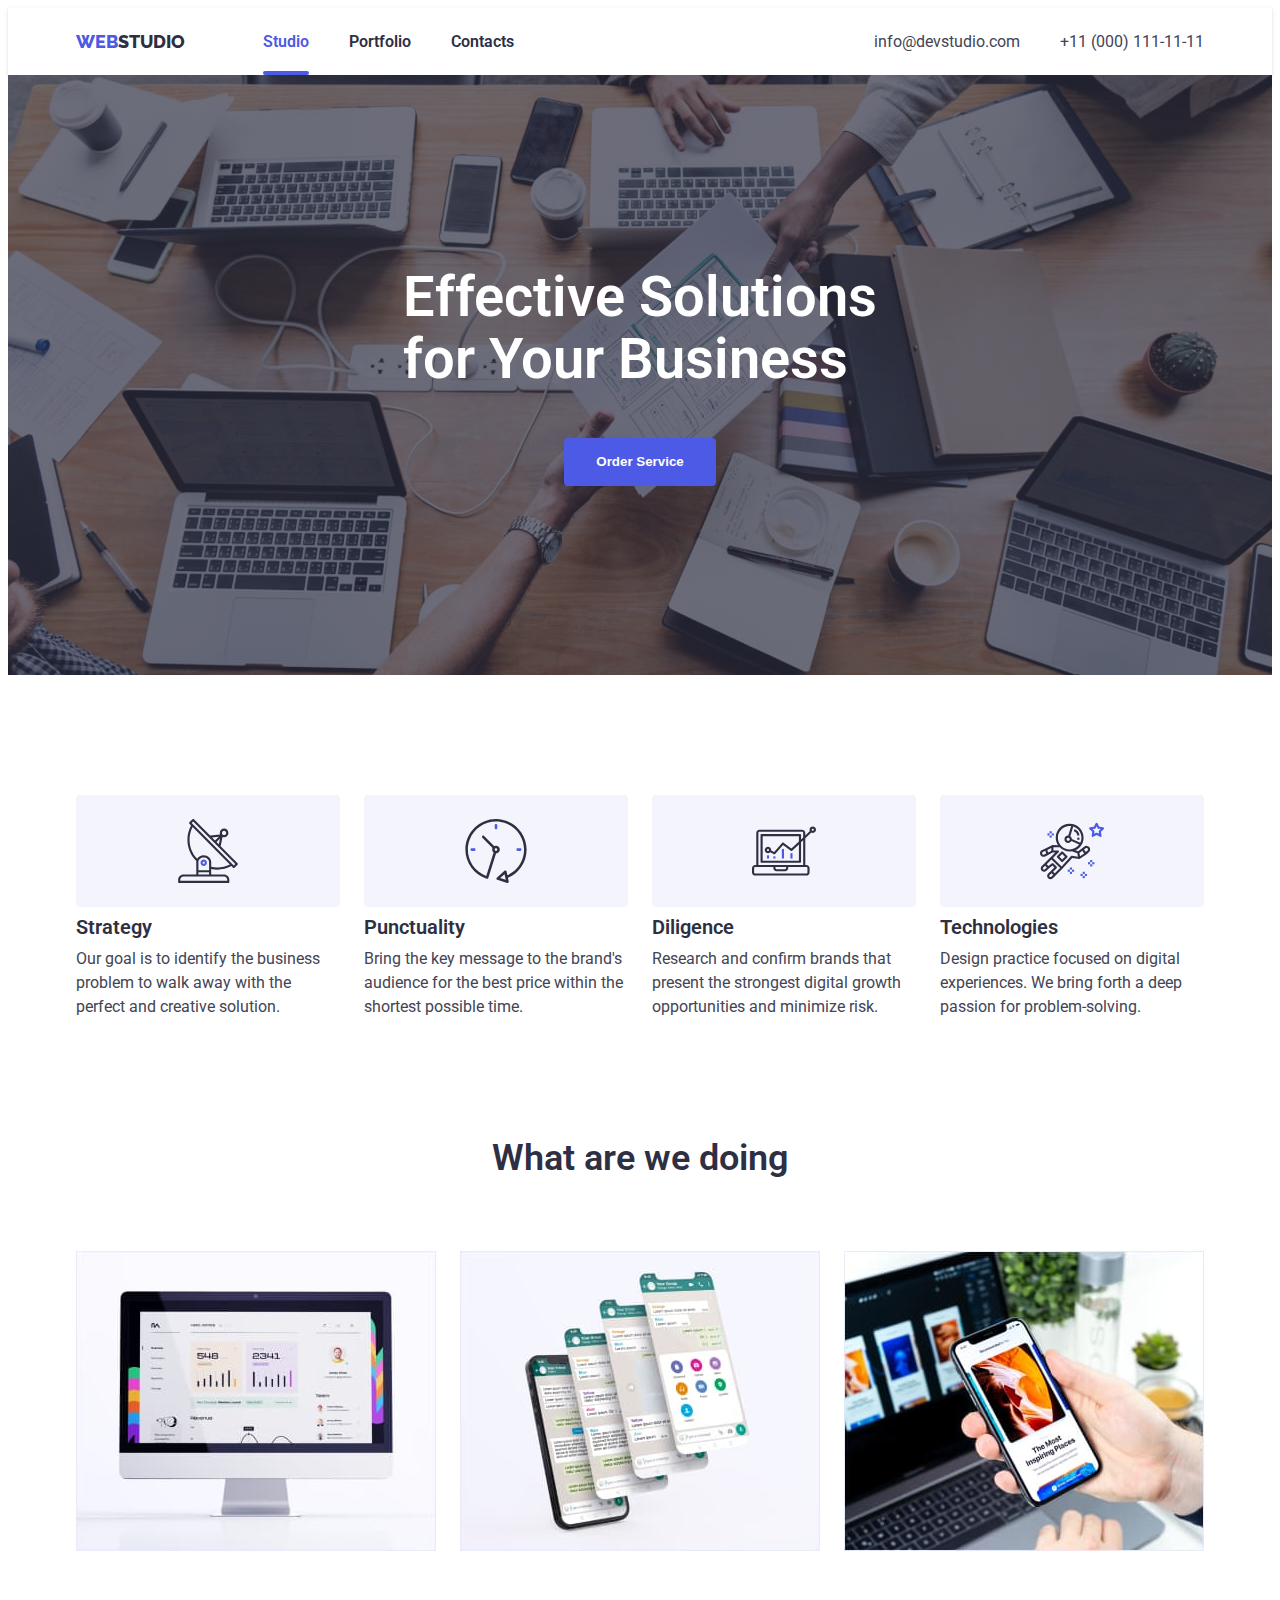
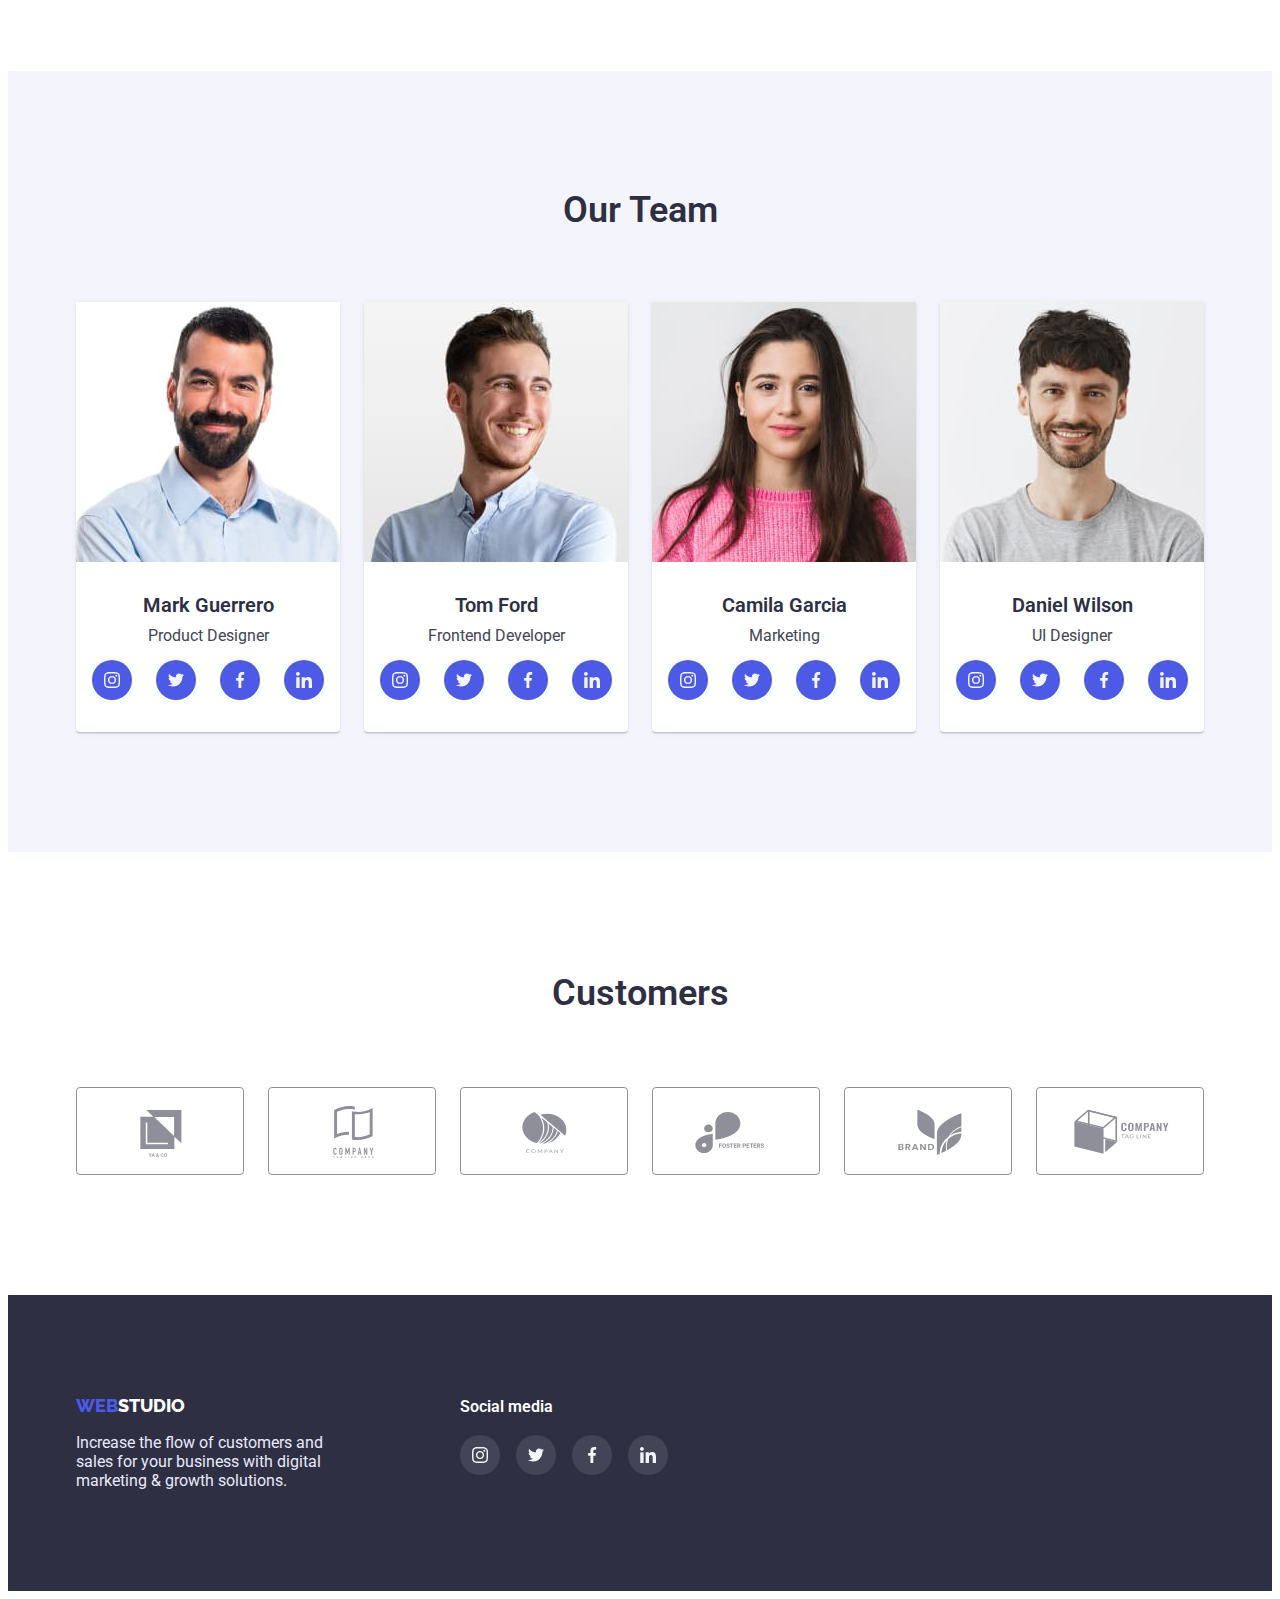
<file: index.html>
<!DOCTYPE html>
<html lang="en">
  <head>
    <meta charset="UTF-8" />
    <meta http-equiv="X-UA-Compatible" content="IE=edge" />
    <meta name="viewport" content="width=device-width, initial-scale=1.0" />
    <title>Studio</title>
    <link
      href="https://fonts.googleapis.com/css2?family=Raleway:wght@800&family=Roboto:wght@400;500;700;900&display=swap"
      rel="stylesheet"
    />
    <link
      rel="stylesheet"
      href="https://cdnjs.cloudflare.com/ajax/libs/modern-normalize/1.1.0/modern-normalize.min.css"
      integrity="sha512-wpPYUAdjBVSE4KJnH1VR1HeZfpl1ub8YT/NKx4PuQ5NmX2tKuGu6U/JRp5y+Y8XG2tV+wKQpNHVUX03MfMFn9Q=="
      crossorigin="anonymous"
      referrerpolicy="no-referrer"
    />
    <link rel="stylesheet" href="./css/styles.css" />
    <!-- <link rel="modal-js" href="./js/modal.js" /> -->
  </head>
  <body class="primary-style">
    <header class="header-style header-shadow">
      <div class="container">
        <nav class="navigation-style">
          <a href="./index.html">
            <span class="logo-web">Web</span><span class="logo-studio">Studio</span></a
          >
          <ul class="nav-transition list">
            <li class="item">
              <a class="transition link-line underline" href="./index.html">Studio</a>
            </li>
            <li class="item">
              <a class="transition link-line" href="./portfolio.html">Portfolio</a>
            </li>
            <li class="item">
              <a class="transition link-line" href="#">Contacts</a>
            </li>
          </ul>
        </nav>
        <ul class="contacts-style-item">
          <li class="list item">
            <a class="contacts" href="mailto:info@devstudio.com">info@devstudio.com</a>
          </li>
          <li class="list item">
            <a class="contacts" href="tel:+11(000)111-11-11">+11 (000) 111-11-11</a>
          </li>
        </ul>
      </div>
    </header>
    <main>
      <section class="hero">
        <div class="container">
          <h1 class="hero-text">Effective Solutions for Your Business</h1>
          <button class="hero-order" type="button" data-modal-open>Order Service</button>
          <div class="backdrop is-hidden" data-modal>
            <div class="modal">
              <p></p>
              <button class="button-hero-close" data-modal-close>
                <svg class="hero-close-link">
                  <use class="hero-close-svg " href="./img/webstudio-svg.svg#button-close"></use>
                </svg>
              </button>
            </div>
          </div>
        </div>
      </section>
      <section class="advantages-style">
        <div class="container">
          <h2 class="visually-hidden">Our advantages:</h2>
          <ul class="list advantages-item">
            <li class="item">
              <div class="advantages-icon">
                <svg class="advantages-icon-svg">
                  <use href="./img/webstudio-svg.svg#antenna"></use>
                </svg>
              </div>
              <h3 class="advantages-headline">Strategy</h3>
              <p class="advantages-text">
                Our goal is to identify the business problem to walk away with the perfect and
                creative solution.
              </p>
            </li>
            <li class="item">
              <div class="advantages-icon">
                <svg class="advantages-icon-svg">
                  <use href="./img/webstudio-svg.svg#clock"></use>
                </svg>
              </div>
              <h3 class="advantages-headline">Punctuality</h3>
              <p class="advantages-text">
                Bring the key message to the brand's audience for the best price within the shortest
                possible time.
              </p>
            </li>
            <li class="item">
              <div class="advantages-icon">
                <svg class="advantages-icon-svg">
                  <use href="./img/webstudio-svg.svg#diagram"></use>
                </svg>
              </div>
              <h3 class="advantages-headline">Diligence</h3>
              <p class="advantages-text">
                Research and confirm brands that present the strongest digital growth opportunities
                and minimize risk.
              </p>
            </li>
            <li class="item">
              <div class="advantages-icon">
                <svg class="advantages-icon-svg">
                  <use href="./img/webstudio-svg.svg#astronaut"></use>
                </svg>
              </div>
              <h3 class="advantages-headline">Technologies</h3>
              <p class="advantages-text">
                Design practice focused on digital experiences. We bring forth a deep passion for
                problem-solving.
              </p>
            </li>
          </ul>
        </div>
      </section>
      <section class="profile">
        <div class="container">
          <h2 class="job-profile">What are we doing</h2>
          <ul class="list job-profile-img">
            <li class="item">
              <img
                src="./img/mac.jpg"
                alt="view of the application on the computer"
                width="360"
                height="300"
              />
            </li>
            <li class="item">
              <img
                src="./img/phone.jpg"
                alt="view of the application on a smartphone"
                width="360"
                height="300"
              />
            </li>
            <li>
              <img
                src="./img/laptop-and-phone.jpg"
                alt="displaying the application on the phone and laptop"
                width="360"
                height="300"
              />
            </li>
          </ul>
        </div>
      </section>
      <section class="section-teem-workers">
        <div class="container">
          <h2 class="teem-workers">Our Team</h2>
          <ul class="list teem-workers-flex">
            <li class="workers-bg-color">
              <img
                src="./img/mark-guerrero-photo.jpg"
                alt="photo Mark Guerrero, Product Designer"
                width="264"
                height="260"
              />
              <div class="workers-data">
                <h3 class="workers">Mark Guerrero</h3>
                <p class="position-workers">Product Designer</p>
                <ul class="list social-network-list">
                  <li>
                    <a class="social-network" href="https://www.instagram.com">
                      <svg class="workers-data-icon">
                        <use href="./img/webstudio-svg.svg#instagram"></use>
                      </svg>
                    </a>
                  </li>
                  <li>
                    <a class="social-network" href="https://www.twitter.com/">
                      <svg class="workers-data-icon">
                        <use href="./img/webstudio-svg.svg#twitter"></use>
                      </svg>
                    </a>
                  </li>
                  <li>
                    <a class="social-network" href="https://www.facebook.com">
                      <svg class="workers-data-icon">
                        <use href="./img/webstudio-svg.svg#facebook"></use>
                      </svg>
                    </a>
                  </li>
                  <li>
                    <a class="social-network" href="https://www.linkedin.com">
                      <svg class="workers-data-icon">
                        <use href="./img/webstudio-svg.svg#linkedin"></use>
                      </svg>
                    </a>
                  </li>
                </ul>
              </div>
            </li>
            <li class="workers-bg-color">
              <img
                src="./img/tom-ford-photo.jpg"
                alt="photo Tom Ford, Frontend Developer"
                width="264"
                height="260"
              />
              <div class="workers-data">
                <h3 class="workers">Tom Ford</h3>
                <p class="position-workers">Frontend Developer</p>
                <ul class="list social-network-list">
                  <li>
                    <a class="social-network" href="https://www.instagram.com">
                      <svg class="workers-data-icon">
                        <use href="./img/webstudio-svg.svg#instagram"></use>
                      </svg>
                    </a>
                  </li>
                  <li>
                    <a class="social-network" href="https://www.twitter.com/">
                      <svg class="workers-data-icon">
                        <use href="./img/webstudio-svg.svg#twitter"></use>
                      </svg>
                    </a>
                  </li>
                  <li>
                    <a class="social-network" href="https://www.facebook.com">
                      <svg class="workers-data-icon">
                        <use href="./img/webstudio-svg.svg#facebook"></use>
                      </svg>
                    </a>
                  </li>
                  <li>
                    <a class="social-network" href="https://www.linkedin.com">
                      <svg class="workers-data-icon">
                        <use href="./img/webstudio-svg.svg#linkedin"></use>
                      </svg>
                    </a>
                  </li>
                </ul>
              </div>
            </li>
            <li class="workers-bg-color">
              <img
                src="./img/camila-garcia-photo.jpg"
                alt="photo Camila Garcia, Marketing"
                width="264"
                height="260"
              />
              <div class="workers-data">
                <h3 class="workers">Camila Garcia</h3>
                <p class="position-workers">Marketing</p>
                <ul class="list social-network-list">
                  <li>
                    <a class="social-network" href="https://www.instagram.com">
                      <svg class="workers-data-icon">
                        <use href="./img/webstudio-svg.svg#instagram"></use>
                      </svg>
                    </a>
                  </li>
                  <li>
                    <a class="social-network" href="https://www.twitter.com/">
                      <svg class="workers-data-icon">
                        <use href="./img/webstudio-svg.svg#twitter"></use>
                      </svg>
                    </a>
                  </li>
                  <li>
                    <a class="social-network" href="https://www.facebook.com">
                      <svg class="workers-data-icon">
                        <use href="./img/webstudio-svg.svg#facebook"></use>
                      </svg>
                    </a>
                  </li>
                  <li>
                    <a class="social-network" href="https://www.linkedin.com">
                      <svg class="workers-data-icon">
                        <use href="./img/webstudio-svg.svg#linkedin"></use>
                      </svg>
                    </a>
                  </li>
                </ul>
              </div>
            </li>
            <li class="workers-bg-color">
              <img
                src="./img/daniel-wilson-photo.jpg"
                alt="photo Daniel Wilson, UI Designer"
                width="264"
                height="260"
              />
              <div class="workers-data">
                <h3 class="workers">Daniel Wilson</h3>
                <p class="position-workers">UI Designer</p>
                <ul class="list social-network-list">
                  <li>
                    <a class="social-network" href="https://www.instagram.com">
                      <svg class="workers-data-icon">
                        <use href="./img/webstudio-svg.svg#instagram"></use>
                      </svg>
                    </a>
                  </li>
                  <li>
                    <a class="social-network" href="https://www.twitter.com/">
                      <svg class="workers-data-icon">
                        <use href="./img/webstudio-svg.svg#twitter"></use>
                      </svg>
                    </a>
                  </li>
                  <li>
                    <a class="social-network" href="https://www.facebook.com">
                      <svg class="workers-data-icon">
                        <use href="./img/webstudio-svg.svg#facebook"></use>
                      </svg>
                    </a>
                  </li>
                  <li>
                    <a class="social-network" href="https://www.linkedin.com">
                      <svg class="workers-data-icon">
                        <use href="./img/webstudio-svg.svg#linkedin"></use>
                      </svg>
                    </a>
                  </li>
                </ul>
              </div>
            </li>
          </ul>
        </div>
      </section>
      <section class="section-customers">
        <div class="container">
          <h3 class="customers">Customers</h3>
          <ul class="list customers-list">
            <li>
              <a class="customers-list-icon-link" href="#">
                <svg class="customers-list-icon-svg">
                  <use href="./img/webstudio-svg.svg#ya-co"></use>
                </svg>
              </a>
            </li>
            <li>
              <a class="customers-list-icon-link" href="#">
                <svg class="customers-list-icon-svg">
                  <use href="./img/webstudio-svg.svg#tag-line-here"></use>
                </svg>
              </a>
            </li>
            <li>
              <a class="customers-list-icon-link" href="#">
                <svg class="customers-list-icon-svg">
                  <use href="./img/webstudio-svg.svg#company"></use>
                </svg>
              </a>
            </li>
            <li>
              <a class="customers-list-icon-link" href="#">
                <svg class="customers-list-icon-svg">
                  <use href="./img/webstudio-svg.svg#foster-peters"></use>
                </svg>
              </a>
            </li>
            <li>
              <a class="customers-list-icon-link" href="#">
                <svg class="customers-list-icon-svg">
                  <use href="./img/webstudio-svg.svg#brand"></use>
                </svg>
              </a>
            </li>
            <li>
              <a class="customers-list-icon-link" href="#">
                <svg class="customers-list-icon-svg">
                  <use href="./img/webstudio-svg.svg#tag-line"></use>
                </svg>
              </a>
            </li>
          </ul>
        </div>
      </section>
    </main>
    <footer class="end-page">
      <div class="container">
        <div class="footer-logo-text">
          <a href="./index.html">
            <span class="logo-web">Web</span><span class="logo-studio-end-page">Studio</span></a
          >
          <p class="end-page-text">
            Increase the flow of customers and sales for your business with digital marketing &
            growth solutions.
          </p>
        </div>
        <div class="social-media">
          <h3 class="social-media-text">Social media</h3>
          <ul class="list social-media-list">
            <li>
              <a class="social-media-footer" href="https://www.instagram.com">
                <svg class="social-media-icon">
                  <use href="./img/webstudio-svg.svg#instagram"></use>
                </svg>
              </a>
            </li>
            <li>
              <a class="social-media-footer" href="https://www.twitter.com/">
                <svg class="social-media-icon">
                  <use href="./img/webstudio-svg.svg#twitter"></use>
                </svg>
              </a>
            </li>
            <li>
              <a class="social-media-footer" href="https://www.facebook.com">
                <svg class="social-media-icon">
                  <use href="./img/webstudio-svg.svg#facebook"></use>
                </svg>
              </a>
            </li>
            <li>
              <a class="social-media-footer" href="https://www.linkedin.com">
                <svg class="social-media-icon">
                  <use href="./img/webstudio-svg.svg#linkedin"></use>
                </svg>
              </a>
            </li>
          </ul>
        </div>
      </div>
    </footer>
    <script src="./js/modal.js"></script>
  </body>
</html>
</file>
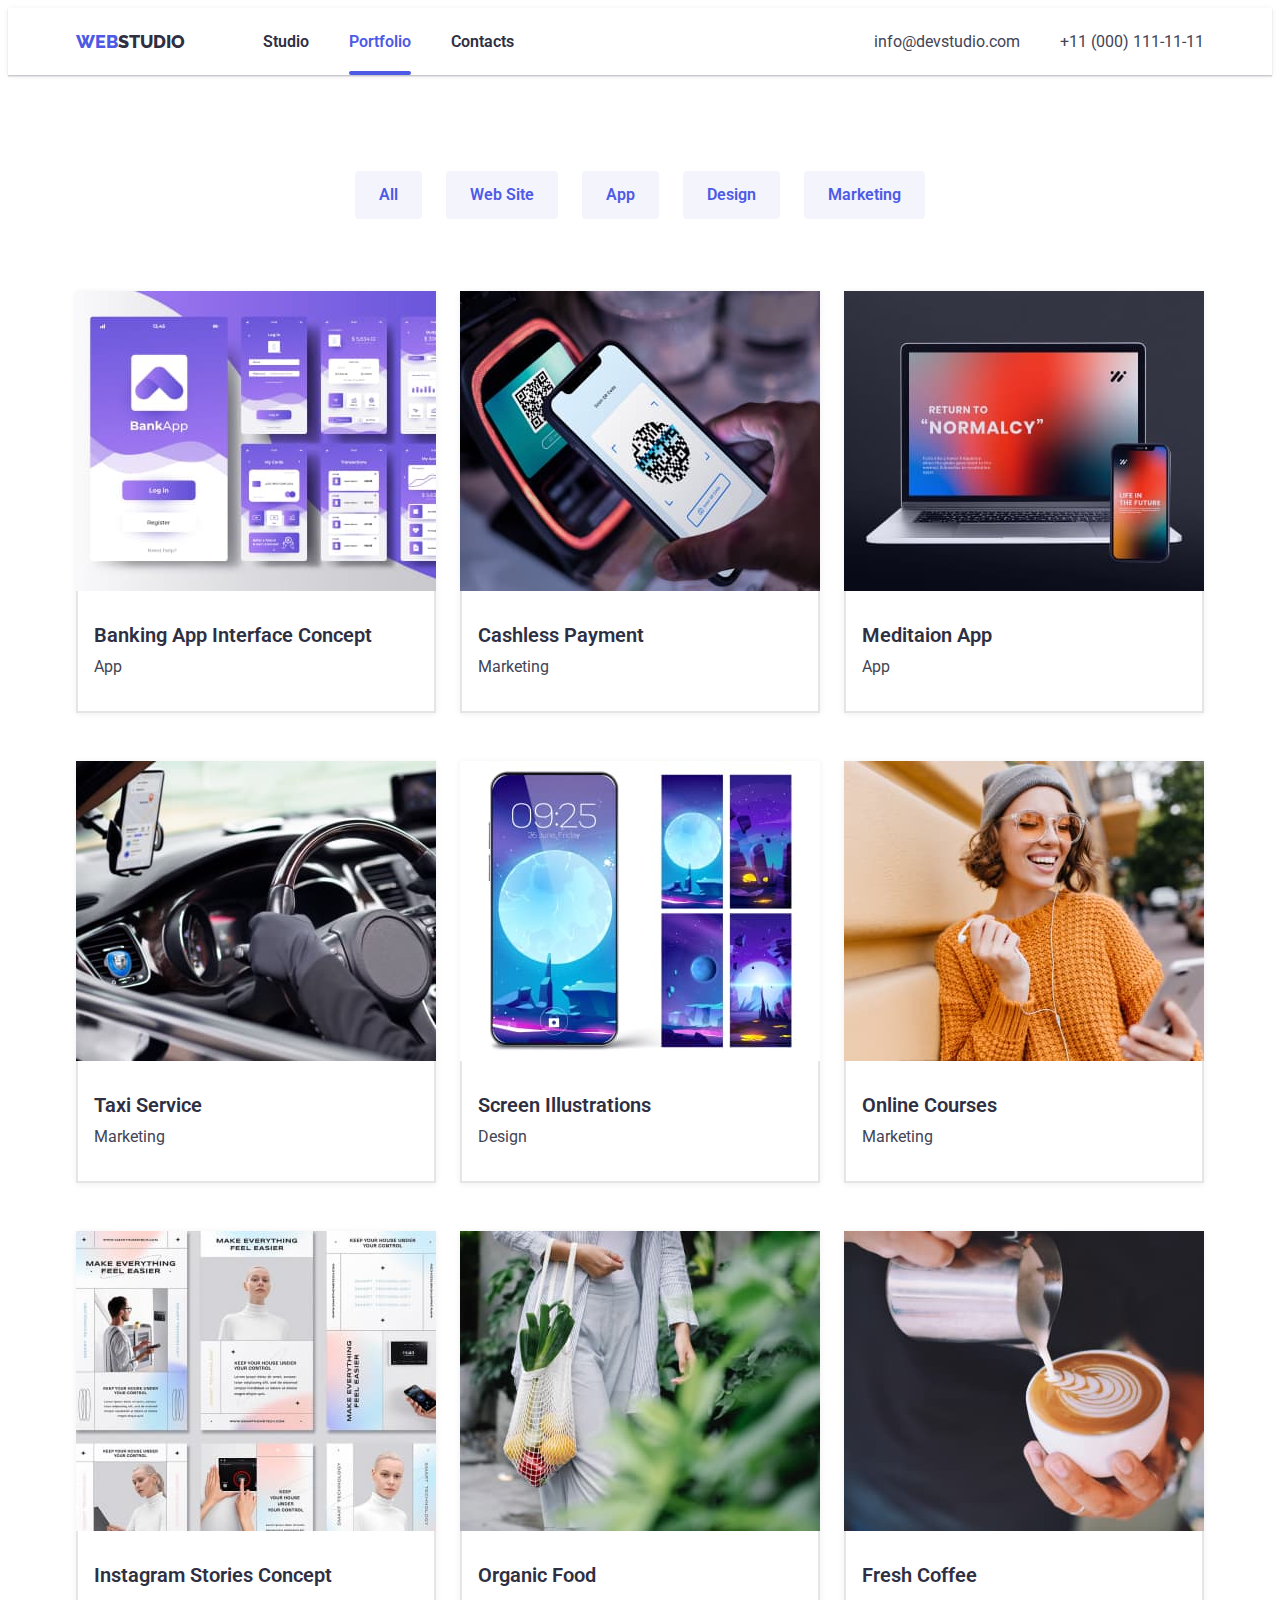
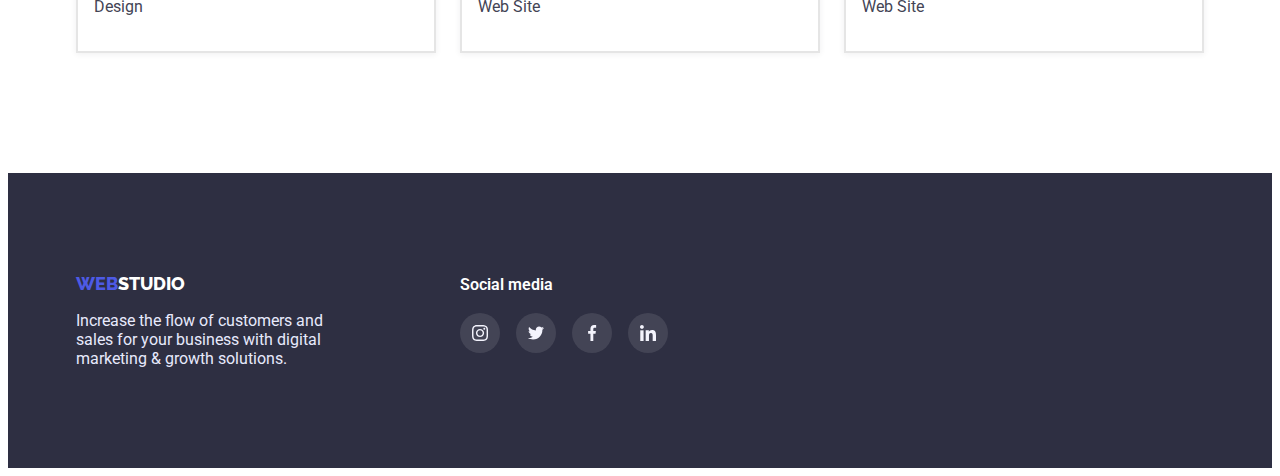
<file: portfolio.html>
<!DOCTYPE html>
<html lang="en">
  <head>
    <meta charset="UTF-8" />
    <meta http-equiv="X-UA-Compatible" content="IE=edge" />
    <meta name="viewport" content="width=device-width, initial-scale=1.0" />
    <title>Portfolio</title>
    <link
      href="https://fonts.googleapis.com/css2?family=Raleway:wght@800&family=Roboto:wght@400;500;700;900&display=swap"
      rel="stylesheet"
    />
    <link
      rel="stylesheet"
      href="https://cdnjs.cloudflare.com/ajax/libs/modern-normalize/1.1.0/modern-normalize.min.css"
      integrity="sha512-wpPYUAdjBVSE4KJnH1VR1HeZfpl1ub8YT/NKx4PuQ5NmX2tKuGu6U/JRp5y+Y8XG2tV+wKQpNHVUX03MfMFn9Q=="
      crossorigin="anonymous"
      referrerpolicy="no-referrer"
    />
    <link rel="stylesheet" href="./css/styles.css" />
  </head>
  <body class="primary-style">
    <header class="header-shadow header-style">
      <div class="container">
        <nav class="navigation-style">
          <a href="./index.html">
            <span class="logo-web">Web</span><span class="logo-studio">Studio</span></a
          >
          <ul class="nav-transition list">
            <li class="item">
              <a class="transition link-line" href="./index.html">Studio</a>
            </li>
            <li class="item">
              <a class="transition link-line underline" href="./portfolio.html">Portfolio</a>
            </li>
            <li class="item">
              <a class="transition link-line" href="#">Contacts</a>
            </li>
          </ul>
        </nav>
        <ul class="contacts-style-item">
          <li class="list item">
            <a class="contacts" href="mailto:info@devstudio.com">info@devstudio.com</a>
          </li>
          <li class="list item">
            <a class="contacts" href="tel:+11(000)111-11-11">+11 (000) 111-11-11</a>
          </li>
        </ul>
      </div>
      <div class="header-shadow"></div>
    </header>
    <main>
      <section class="portfolio-style">
        <div class="container">
          <h1 class="visually-hidden">Our portfolio</h1>
          <ul class="list button-flex">
            <li>
              <button class="filter" type="button">All</button>
            </li>
            <li>
              <button class="filter" type="button">Web Site</button>
            </li>
            <li>
              <button class="filter" type="button">App</button>
            </li>
            <li>
              <button class="filter" type="button">Design</button>
            </li>
            <li>
              <button class="filter" type="button">Marketing</button>
            </li>
          </ul>
          <ul class="list portfolio-flex">
            <li class="card">
              <a class="card" href="https://www.twitter.com/">
                <div class="card-layer-box">
                  <img
                    src="./img/banking-app-interface-concept.jpg"
                    alt="Banking application interface concept"
                    width="360"
                    height="300"
                  />
                  <p class="card-layer-text">
                    14 Stylish and User-Friendly App Design Concepts · Task Manager App · Calorie
                    Tracker App · Exotic Fruit Ecommerce App · Cloud Storage App
                  </p>
                </div>
                <div class="card-text">
                  <h2 class="portfolio-name">Banking App Interface Concept</h2>
                  <p class="portfolio-comment">App</p>
                </div>
              </a>
            </li>
            <li class="card">
              <a class="card" href="https://www.twitter.com/">
                <div class="card-layer-box">
                  <img
                    src="./img/cashless-payment.jpg"
                    alt="the mobile phone scans the QR code from another gadget"
                    width="360"
                    height="300"
                  />
                  <p class="card-layer-text">
                    14 Stylish and User-Friendly App Design Concepts · Task Manager App · Calorie
                    Tracker App · Exotic Fruit Ecommerce App · Cloud Storage App
                  </p>
                </div>
                <div class="card-text">
                  <h2 class="portfolio-name">Cashless Payment</h2>
                  <p class="portfolio-comment">Marketing</p>
                </div>
              </a>
            </li>
            <li class="card">
              <a class="card" href="https://www.twitter.com/">
                <div class="card-layer-box">
                  <img
                    src="./img/meditaion-app.jpg"
                    alt="illustration of laptop and mobile phone synchronization"
                    width="360"
                    height="300"
                  />
                  <p class="card-layer-text">
                    14 Stylish and User-Friendly App Design Concepts · Task Manager App · Calorie
                    Tracker App · Exotic Fruit Ecommerce App · Cloud Storage App
                  </p>
                </div>
                <div class="card-text">
                  <h2 class="portfolio-name">Meditaion App</h2>
                  <p class="portfolio-comment">App</p>
                </div>
              </a>
            </li>
            <li class="card">
              <a class="card" href="https://www.twitter.com/">
                <div class="card-layer-box">
                  <img
                    src="./img/taxi-service.jpg"
                    alt="mobile phone in the taxi car"
                    width="360"
                    height="300"
                  />
                  <p class="card-layer-text">
                    14 Stylish and User-Friendly App Design Concepts · Task Manager App · Calorie
                    Tracker App · Exotic Fruit Ecommerce App · Cloud Storage App
                  </p>
                </div>
                <div class="card-text">
                  <h2 class="portfolio-name">Taxi Service</h2>
                  <p class="portfolio-comment">Marketing</p>
                </div>
              </a>
            </li>
            <li class="card">
              <a class="card" href="https://www.twitter.com/">
                <div class="card-layer-box">
                  <img
                    src="./img/screen-illustrations.jpg"
                    alt="mobile wallpaper options"
                    width="360"
                    height="300"
                  />
                  <p class="card-layer-text">
                    14 Stylish and User-Friendly App Design Concepts · Task Manager App · Calorie
                    Tracker App · Exotic Fruit Ecommerce App · Cloud Storage App
                  </p>
                </div>
                <div class="card-text">
                  <h2 class="portfolio-name">Screen Illustrations</h2>
                  <p class="portfolio-comment">Design</p>
                </div>
              </a>
            </li>
            <li class="card">
              <a class="card" href="https://www.twitter.com/">
                <div class="card-layer-box">
                  <img
                    src="./img/online-courses.jpg"
                    alt="the girl listens to an online course on a mobile phone"
                    width="360"
                    height="300"
                  />
                  <p class="card-layer-text">
                    14 Stylish and User-Friendly App Design Concepts · Task Manager App · Calorie
                    Tracker App · Exotic Fruit Ecommerce App · Cloud Storage App
                  </p>
                </div>
                <div class="card-text">
                  <h2 class="portfolio-name">Online Courses</h2>
                  <p class="portfolio-comment">Marketing</p>
                </div>
              </a>
            </li>
            <li class="card">
              <a class="card" href="https://www.twitter.com/">
                <div class="card-layer-box">
                  <img
                    src="./img/instagram-stories-concept.jpg"
                    alt="options for displaying stories on Instagram"
                    width="360"
                    height="300"
                  />
                  <p class="card-layer-text">
                    14 Stylish and User-Friendly App Design Concepts · Task Manager App · Calorie
                    Tracker App · Exotic Fruit Ecommerce App · Cloud Storage App
                  </p>
                </div>
                <div class="card-text">
                  <h2 class="portfolio-name">Instagram Stories Concept</h2>
                  <p class="portfolio-comment">Design</p>
                </div>
              </a>
            </li>
            <li class="card">
              <a class="card" href="https://www.twitter.com/">
                <div class="card-layer-box">
                  <img
                    src="./img/organic-food.jpg"
                    alt="a woman carries vegetables"
                    width="360"
                    height="300"
                  />
                  <p class="card-layer-text">
                    14 Stylish and User-Friendly App Design Concepts · Task Manager App · Calorie
                    Tracker App · Exotic Fruit Ecommerce App · Cloud Storage App
                  </p>
                </div>
                <div class="card-text">
                  <h2 class="portfolio-name">Organic Food</h2>
                  <p class="portfolio-comment">Web Site</p>
                </div>
              </a>
            </li>
            <li class="card">
              <a class="card" href="https://www.twitter.com/">
                <div class="card-layer-box">
                  <img
                    src="./img/fresh-coffee.jpg"
                    alt="making fragrant coffee"
                    width="360"
                    height="300"
                  />
                  <p class="card-layer-text">
                    14 Stylish and User-Friendly App Design Concepts · Task Manager App · Calorie
                    Tracker App · Exotic Fruit Ecommerce App · Cloud Storage App
                  </p>
                </div>
                <div class="card-text">
                  <h2 class="portfolio-name">Fresh Coffee</h2>
                  <p class="portfolio-comment">Web Site</p>
                </div>
              </a>
            </li>
          </ul>
        </div>
      </section>
    </main>
    <footer class="end-page">
      <div class="container">
        <div class="footer-logo-text">
          <a href="./index.html">
            <span class="logo-web">Web</span><span class="logo-studio-end-page">Studio</span></a
          >
          <p class="end-page-text">
            Increase the flow of customers and sales for your business with digital marketing &
            growth solutions.
          </p>
        </div>
        <div class="social-media">
          <h3 class="social-media-text">Social media</h3>
          <ul class="list social-media-list">
            <li>
              <a class="social-media-footer" href="https://www.instagram.com">
                <svg class="social-media-icon">
                  <use href="./img/webstudio-svg.svg#instagram"></use>
                </svg>
              </a>
            </li>
            <li>
              <a class="social-media-footer" href="https://www.twitter.com/">
                <svg class="social-media-icon">
                  <use href="./img/webstudio-svg.svg#twitter"></use>
                </svg>
              </a>
            </li>
            <li>
              <a class="social-media-footer" href="https://www.facebook.com">
                <svg class="social-media-icon">
                  <use href="./img/webstudio-svg.svg#facebook"></use>
                </svg>
              </a>
            </li>
            <li>
              <a class="social-media-footer" href="https://www.linkedin.com">
                <svg class="social-media-icon">
                  <use href="./img/webstudio-svg.svg#linkedin"></use>
                </svg>
              </a>
            </li>
          </ul>
        </div>
      </div>
    </footer>
  </body>
</html>
</file>
<file: css/styles.css>
/* COLORS */
/* IRIS, Primary Brand (CTAs Focused Active states Links) #4D5AE5*/
/* Navy blue, Dark,(Overlays Shadows Headings) #2E2F42*/
/* GREEN, Success (Valid fields Success messages) #31D0AA */
/* SLATE, Text (Body text) #434455 */
/* LIGHT SLATE, Subtle Text (Helper text Deemphasized text) #8E8F99*/
/* cornflower, Accent (Accent color Hairlines Subtle backgrounds) #E7E9FC*/
/* CLOUD, Light (Light mode backgrounds Light mode Dialogs/alerts) F4F4FD */
/* body color #434455 */

*,
*::before,
*::after {
  box-sizing: border-box;
}

/* root colors  */
:root {
  --irish: #4d5ae5;
  --navyblue: #2e2f42;
  --success: #31d0aa;
  --slate: #434455;
  --lightsate: #8e8f99;
  --cornflower: #e7e9fc;
  --clode: #f4f4fd;
  --body: #434455;
  --body-bg-color: #ffffff;
  --button-hero-tc: #ffffff;
  --button-hero-active: #404bbf;
  --border-button-shadow: #e5e5e5;
  --social-footer-bg-color: rgba(255, 255, 255, 0.1);
  --button-close: #000000;
  --transition-time: 250ms;
  --cubic-bezier: cubic-bezier(0.4, 0, 0.2, 1);
}

/* toot font size */

/* fonts */
/* Primary-font "Roboto";, secondary-font - "Raleway" */
:root {
  --primary-font: 'Roboto';
  --secondary-font: 'Raleway';
}
a {
  text-decoration: none;
}

h1,
h2,
h3,
h4,
h5,
h6,
p {
  margin: 0;
}

img {
  display: block;
}

/* .body {
padding-top: 76px;
} */

/* .header-style {
  position: fixed;
  top: 0;
  left: 0;
  width: 100%;
  opacity: 0.5;
  background-color: var(--body-bg-color);
} */

.primary-style {
  font-family: 'Roboto', sans-serif;
  background-color: var(--body-bg-color);
  color: var(--body);
  color: var(--body);
  color: var(--body);
  font-weight: 400;
}

.list {
  margin: 0;
  padding: 0;
  list-style: none;
  text-decoration: none;
}

.container {
  margin-left: auto;
  margin-right: auto;
  padding-left: 15px;
  padding-right: 15px;
  width: 1158px;
}

.logo-web {
  text-transform: uppercase;
  font-family: 'Raleway', sans-serif;
  color: var(--irish);
  font-weight: 800;
  font-size: 18px;
  line-height: 1.2;
}

.logo-studio {
  text-transform: uppercase;
  color: var(--navyblue);
  font-family: 'Raleway', sans-serif;
  font-weight: 800;
  font-size: 18px;
  line-height: 1.2;
}

header .container {
  display: flex;
  align-items: center;
}

.navigation-style {
  display: flex;
  align-items: center;
  justify-content: left;
}

.header-shadow {
  box-shadow: 0px 2px 1px rgba(46, 47, 66, 0.08), 0px 1px 1px rgba(46, 47, 66, 0.16),
    0px 1px 6px rgba(46, 47, 66, 0.08);
}
.nav-transition {
  display: flex;
  margin-left: 78px;
}

.nav-transition .item + .item {
  margin-left: 40px;
}

.navigation-style {
  color: var(--navyblue);
  font: var(--Primary-fon), sans-serif;
  font-weight: 600;
  font-size: 16px;
}

.transition {
  display: block;
  padding-top: 24px;
  padding-bottom: 24px;
  color: var(--navyblue);

  transition-property: color;
  transition-duration: 250ms;
  transition-timing-function: cubic-bezier(0.4, 0, 0.2, 1);
}

.transition:hover,
.transition:focus {
  color: var(--slate);
}

.navigation-style .transition:active {
  color: var(--irish);
}

.link-line {
  position: relative;
}

.underline::before {
  content: '';
  display: block;
  position: absolute;
  left: 0;
  bottom: 0;

  width: 100%;
  height: 4px;
  background-color: var(--irish);
  border-radius: 2px;
}

.underline {
  color: var(--irish);
}

.underline:hover,
.underline:focus {
  color: var(--irish);
}
.link-line::after {
  content: '';
  position: absolute;
  left: 0;
  bottom: 0;

  display: block;

  width: 100%;
  height: 4px;
  background-color: var(--irish);
  border-radius: 2px;

  transform: scaleX(0);
  transition-duration: 250ms;
  transition-timing-function: cubic-bezier(0.4, 0, 0.2, 1);
}

.link-line:hover::after {
  transform: scaleX(1);
}

.contacts {
  color: var(--slate);
  font-weight: 400;
  font-size: 16px;
  line-height: 1.5;
  padding: 0;

  transition: color 250ms cubic-bezier(0.4, 0, 0.2, 1);
}

.contacts:hover,
.contacts:focus {
  color: var(--irish);
}

.contacts-style-item {
  display: flex;
  padding-left: 0;
  margin-left: auto;
}

.contacts-style-item .item + .item {
  margin-left: 40px;
}

/* main */
.hero {
  padding-top: 192px;
  padding-bottom: 192px;
  background-color: var(--navyblue);
  background-image: linear-gradient(90deg, rgba(46, 47, 66, 0.7) 0%, rgba(46, 47, 66, 0.7) 100%),
    url(../img/hero-img-optim.jpg);
  height: 600px;
  background-repeat: no-repeat;
  background-position: center;
  margin-left: auto;
  margin: auto;
  background-size: cover;
  max-width: 1440px;
}

.hero-text {
  color: var(--body-bg-color);
  font-weight: 600;
  font-size: 56px;
  line-height: 1.1;
  max-width: 474px;
  margin: 0 auto;
}

.hero-order {
  display: block;
  background-color: var(--irish);
  color: var(--button-hero-tc);
  font-weight: 600;
  line-height: 1.2;
  border-radius: 4px;
  cursor: pointer;
  border: none;
  padding: 16px 32px;
  max-width: 635px;
  margin: 0 auto;
  margin-top: 48px;

  transition: background-color 250ms cubic-bezier(0.4, 0, 0.2, 1);
}

.hero-order:hover,
.hero-order:focus {
  background-color: var(--button-hero-active);
  color: var(--button-hero-tc);
  box-shadow: 0px 4px 4px rgba(0, 0, 0, 0.15);
  border-radius: 4px;
}

.hero-order:active {
  background-color: var(--button-hero-active);
}

/* MODAL */
.backdrop {
  position: fixed;
  top: 0;
  left: 0;
  width: 100%;
  height: 100%;
  background-color: rgba(46, 47, 66, 0.4);

  opacity: 1;
  transition: opacity 250ms cubic-bezier(0.4, 0, 0.2, 1);
}

.backdrop.is-hidden {
  opacity: 0;
  pointer-events: none;
}

.backdrop.is-hidden .modal {
  transform: translate(-50%, -50%) scale(0.5);
  opacity: 0.5;
}

.modal {
  position: absolute;
  top: 50%;
  left: 50%;
  /* transform: translate(-50%, -50%); */

  width: 408px;
  height: 476px;

  background-color: rgb(252, 252, 252);

  transform: translate(-50%, -50%) scale(1);
  transition: transform 250ms cubic-bezier(0.4, 0, 0.2, 1);
}

.button-hero-close {
  position: absolute;
  top: 24px;
  right: 24px;
  width: 24px;
  height: 24px;

  display: flex;
  justify-content: center;
  align-items: center;

  border-radius: 50%;
  border: 1px solid rgba(0, 0, 0, 0.1);
  background-color: rgb(231, 233, 252);
  cursor: pointer;
  fill: var(--button-close);

  transition-property: fill, background-color;
  transition-duration: var(--transition-time);
  transition-timing-function: var(--cubic-bezier);
}

.hero-close-link {
  width: 8px;
  height: 8px;
}

.hero-close-svg {
  /* margin: 0;
  padding: 0; */
  /* align-items: center;
  justify-items: center; */
}

.button-hero-close:hover,
.button-hero-close:focus {
  fill: #e7e9fc;
  background-color: var(--button-hero-active);
}

/* advantages */
.visually-hidden {
  position: absolute;
  white-space: nowrap;
  width: 1px;
  height: 1px;
  overflow: hidden;
  border: 0;
  padding: 0;
  clip: rect(0 0 0 0);
  clip-path: inset(50%);
  margin: -1px;
}

.advantages-icon {
  width: 64px;
  height: 64px;
}

.advantages-style {
  padding-top: 120px;
  padding-bottom: 120px;
}
.advantages-headline {
  color: var(--navyblue);
  font-weight: 600;
  font-size: 20px;
  line-height: 1.2;
  margin-top: 8px;
  margin-bottom: 8px;
}

.advantages-text {
  color: var(--slate);
  font-weight: 400;
  font-size: 16px;
  line-height: 1.5;
}

.advantages-item {
  display: flex;
  flex-wrap: wrap;
  gap: 24px;
}

.advantages-icon {
  width: 264px;
  height: 112px;
  background-color: var(--clode);
  display: flex;
  justify-content: center;
  align-items: center;
  border-radius: 4px;
}

.advantages-icon-svg {
  width: 64px;
  height: 64px;
}

.advantages-item .item {
  flex-basis: calc((100% - 72px) / 4);
}

.advantages-icon-svg {
  width: 64px;
  height: 64px;
}
/* job-profile */

.profile {
  padding-bottom: 120px;
}

.job-profile {
  color: var(--navyblue);
  font-weight: 600;
  font-size: 36px;
  line-height: 1.1;
  text-align: center;
}

.job-profile-img {
  display: flex;
  margin-top: 72px;
  gap: 24px;
}

.job-profile-img .item {
  flex-basis: calc((100% - 48px) / 3);
}

/* Our Team */

.section-teem-workers {
  background-color: var(--clode);
  padding-top: 120px;
  padding-bottom: 120px;
}

.teem-workers {
  color: var(--navyblue);
  font-weight: 600;
  font-size: 36px;
  line-height: 1.1;
  text-align: center;
}

.workers {
  color: var(--navyblue);
  font-weight: 600;
  font-size: 20px;
  line-height: 1.1;
}

.social-network-list {
  display: flex;
  flex-wrap: wrap;
  gap: 24px;
  margin-top: 12px;
}

.social-network {
  display: flex;
  width: 40px;
  height: 40px;
  border-radius: 50%;
  justify-content: center;
  align-items: center;
  background-color: var(--irish);
  cursor: pointer;

  transition-property: background-color;
  transition-duration: var(--transition-time);
  transition-timing-function: var(--cubic-bezier);
}

.social-network:hover,
.social-network:focus,
.social-network:active {
  background-color: var(--button-hero-active);
}

.workers-data-icon {
  width: 16px;
  height: 16px;
}

.workers-bg-color {
  background-color: var(--body-bg-color);
  box-shadow: 0px 1px 6px rgba(46, 47, 66, 0.08), 0px 1px 1px rgba(46, 47, 66, 0.16),
    0px 2px 1px rgba(46, 47, 66, 0.08);
  border-radius: 0px 0px 4px 4px;
}

.position-workers {
  color: var(--slate);
  font-size: 16px;
  line-height: 1.5;
  margin-top: 8px;
}

.workers-data {
  padding: 32px 16px;
  text-align: center;
}

.teem-workers-flex {
  display: flex;
  gap: 24px;
  margin-top: 72px;
}

/* Customers */

.section-customers {
  padding-top: 120px;
  padding-bottom: 120px;
}
.customers {
  color: var(--navyblue);
  font-weight: 600;
  font-size: 36px;
  line-height: 1.2;
  text-align: center;
  margin-bottom: 72px;
}

.customers-list {
  display: flex;
  flex-wrap: wrap;
  gap: 24px;
}

.customers-list .item {
  flex-basis: calc((100% - 120px) / 6);
}

.customers-list-icon-svg {
  width: 104px;
  height: 56px;
}

.customers-list-icon-link {
  width: 168px;
  height: 88px;
  border-radius: 4px;
  display: flex;
  justify-content: center;
  align-items: center;
  color: var(--lightsate);
  border: 1px solid var(--lightsate);

  transition-property: color, border;
  transition-duration: var(--transition-time);
  transition-timing-function: var(--cubic-bezier);
}

.customers-list-icon-link:hover,
.customers-list-icon-link:hover {
  color: var(--irish);
  border: 1px solid var(--irish);
}

.customers-list-icon-svg {
  fill: currentColor;
}

.portfolio-style {
  padding-top: 96px;
  padding-bottom: 120px;
}

.button-flex {
  display: flex;
  gap: 24px;
  justify-content: center;
  margin-bottom: 72px;
}

.filter {
  font-family: var(--Primary-font);
  color: var(--irish);
  background-color: var(--clode);
  font-weight: 600;
  font-size: 16px;
  line-height: 1.5;
  cursor: pointer;
  display: inline-block;
  border-radius: 4px;
  padding: 12px 24px;
  min-width: auto;
  text-align: center;
  border: none;

  transition-property: background-color, color, box-shadow;
  transition-duration: var(--transition-time);
  transition-timing-function: var(--cubic-bezier);
}

.filter:hover,
.filter:focus {
  background-color: var(--irish);
  color: var(--button-hero-tc);
  box-shadow: 0px 3px 1px rgba(0, 0, 0, 0.1), 0px 2px 1px rgba(0, 0, 0, 0.08),
    0px 2px 2px rgba(0, 0, 0, 0.12);
}

.portfolio-name {
  color: var(--navyblue);
  font-weight: 600;
  font-size: 20px;
  line-height: 1.2;
}

.card-layer-box {
  position: relative;
  overflow: hidden;
}

.card-layer-box::before {
  content: ' ';
  position: absolute;
  display: inline-block;
  width: 360px;
  height: 300px;
  background-color: var(--irish);

  transform: translatey(100%);
  opacity: 0;
  transition-duration: var(--transition-time);
  transition-timing-function: var(--cubic-bezier);
}

.card:hover .card-layer-box::before,
.card:focus .card-layer-box::before {
  transform: translatey(0%);
  opacity: 1;
}

.card:hover .card-layer-text,
.card:focus .card-layer-text {
  transform: translatey(0%);
  opacity: 1;
}

.card-layer-text {
  position: absolute;
  top: 40px;
  left: 32px;
  right: 32px;

  font-family: Roboto, sans-serif;
  font-style: 400;
  font-size: 16px;
  line-height: 1.5;

  transform: translatey(300%);
  color: var(--clode);
  opacity: 0, 2;
  transition-duration: var(--transition-time);
  transition-timing-function: var(--cubic-bezier);
}

.portfolio-comment {
  color: var(--slate);
  font-size: 16px;
  line-height: 1.5;
  margin-top: 8px;
}

.card-text {
  padding-top: 32px;
  padding-bottom: 32px;
  padding-left: 16px;
  border-left: 2px solid var(--border-button-shadow);
  border-bottom: 2px solid var(--border-button-shadow);
  border-right: 2px solid var(--border-button-shadow);
}

.portfolio-flex {
  display: flex;
  flex-wrap: wrap;
  margin-left: -24px;
  margin-top: -48px;
}

.portfolio-flex > .card {
  margin-left: 24px;
  margin-top: 48px;

  box-shadow: 0px 1px 6px rgba(46, 47, 66, 0.08);

  transition-property: box-shadow;
  transition-duration: var(--transition-time);
  transition-timing-function: var(--cubic-bezier);
}

.portfolio-flex > .card:hover {
  box-shadow: 0px 2px 1px rgba(46, 47, 66, 0.08), 0px 1px 1px rgba(46, 47, 66, 0.16),
    0px 1px 6px rgba(46, 47, 66, 0.08);
}

/* footer */
.end-page {
  background-color: var(--navyblue);
  padding-top: 100px;
  padding-bottom: 100px;
}

.logo-studio-end-page {
  text-transform: uppercase;
  color: var(--button-hero-tc);
  font-family: 'Raleway', sans-serif;
  font-weight: 800;
  font-size: 18px;
  line-height: 1.2;
}
.end-page-text {
  color: var(--cornflower);
  font-size: 16px;
  line-height: 1.2;
  margin-top: 16px;
  max-width: 264px;
}

.social-media-text {
  font-family: var(--Primary-font) sans-serif;
  color: var(--body-bg-color);
  font-weight: 600;
  font-size: 16px;
  line-height: 1.5;
}
.social-media-list {
  display: flex;
  flex-wrap: wrap;
  gap: 16px;
  margin-top: 16px;
}
.social-media-footer {
  width: 40px;
  height: 40px;
  background-color: var(--social-footer-bg-color);
  border-radius: 50%;
  display: flex;
  gap: 24px;
  justify-content: center;
  align-items: center;

  transition-property: background-color;
  transition-duration: var(--transition-time);
  transition-timing-function: var(--cubic-bezier);
}

.social-media-icon {
  width: 16px;
  height: 16px;
}

.social-media-footer:hover,
.social-media-footer:focus {
  background-color: var(--success);
}

.end-page > .container {
  display: flex;
  gap: 120px;
}
</file>
